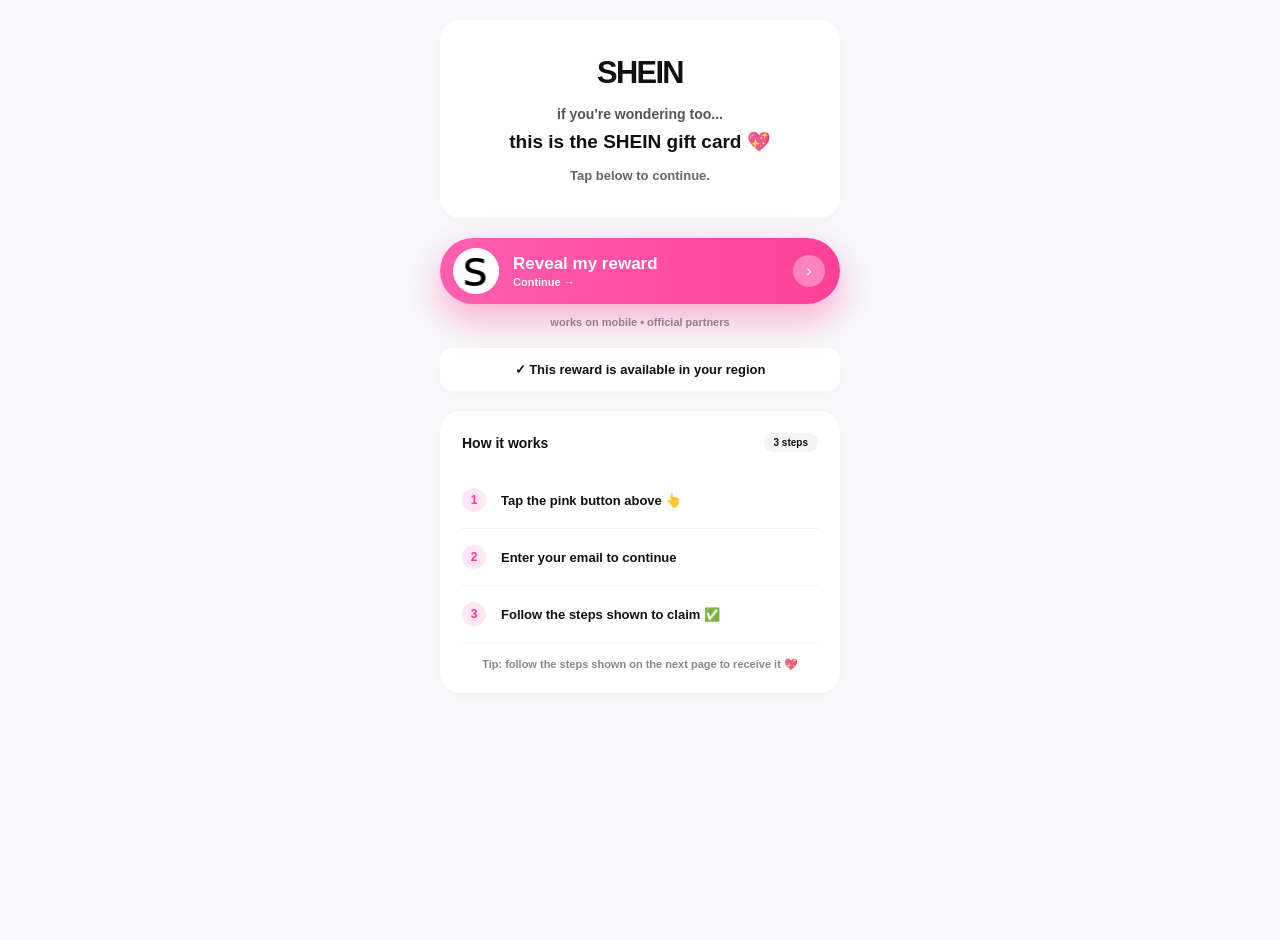
<file: index.html.html>
<!DOCTYPE html>
<html lang="en">
<head>
    <meta charset="UTF-8">
    <meta name="viewport" content="width=device-width, initial-scale=1.0, maximum-scale=1.0, user-scalable=no">
    <title>SHEIN Reward</title>
    <style>
        body {
            margin: 0;
            padding: 20px;
            background-color: #f7f7f9;
            font-family: -apple-system, BlinkMacSystemFont, "Segoe UI", Roboto, Helvetica, Arial, sans-serif;
            color: #111;
            display: flex;
            justify-content: center;
            min-height: 100vh;
        }
        .container {
            width: 100%;
            max-width: 400px;
        }
        .card {
            background: white;
            border-radius: 20px;
            padding: 35px 20px;
            text-align: center;
            box-shadow: 0 4px 15px rgba(0,0,0,0.02);
            margin-bottom: 20px;
        }
        .shein-logo-container {
            margin-bottom: 15px;
            display: flex;
            justify-content: center;
            align-items: center;
        }
        .wondering-text {
            font-size: 14px;
            color: #555;
            font-weight: 700;
            margin-bottom: 8px;
        }
        .main-title {
            font-size: 19px;
            font-weight: 900;
            margin-bottom: 15px;
        }
        .tap-text {
            font-size: 13px;
            color: #666;
            font-weight: 700;
        }
        .btn-container {
            position: relative;
            margin-bottom: 12px;
        }
        .btn {
            background: linear-gradient(90deg, #ff5eb0, #ff4099);
            border-radius: 50px;
            padding: 10px 15px;
            display: flex;
            align-items: center;
            justify-content: space-between;
            text-decoration: none;
            color: white;
            box-shadow: 0 15px 35px rgba(255, 64, 153, 0.4);
            border: none;
            width: 100%;
            cursor: pointer;
        }
        .btn-icon-left {
            background: white;
            width: 46px;
            height: 46px;
            border-radius: 50%;
            display: flex;
            align-items: center;
            justify-content: center;
            flex-shrink: 0;
            overflow: hidden;
            position: relative;
            margin-left: -2px; 
        }
        .btn-icon-left img {
            width: 100%;
            height: 100%;
            object-fit: cover;
            border-radius: 50%;
            display: block;
            transform: translateX(0.5px);
        }
        .btn-text {
            flex-grow: 1;
            text-align: left;
            padding-left: 14px;
        }
        .btn-title {
            font-size: 17px;
            font-weight: 800;
            margin: 0 0 2px 0;
        }
        .btn-subtitle {
            font-size: 11px;
            font-weight: 700;
            opacity: 0.95;
            margin: 0;
        }
        .btn-icon-right {
            background: rgba(255, 255, 255, 0.35);
            width: 32px;
            height: 32px;
            border-radius: 50%;
            display: flex;
            align-items: center;
            justify-content: center;
            font-size: 16px;
            flex-shrink: 0;
        }
        .subtext {
            text-align: center;
            font-size: 11px;
            color: #888;
            font-weight: 700;
            margin-bottom: 20px;
        }
        .location-card {
            background: white;
            border-radius: 12px;
            padding: 14px;
            text-align: center;
            font-size: 13px;
            font-weight: 800;
            color: #111;
            box-shadow: 0 4px 15px rgba(0,0,0,0.02);
            margin-bottom: 20px;
        }
        .steps-card {
            background: white;
            border-radius: 20px;
            padding: 22px;
            box-shadow: 0 4px 15px rgba(0,0,0,0.02);
        }
        .steps-header {
            display: flex;
            justify-content: space-between;
            align-items: center;
            margin-bottom: 20px;
        }
        .steps-header h3 {
            margin: 0;
            font-size: 14px;
            font-weight: 900;
        }
        .steps-badge {
            background: #f4f4f4;
            padding: 4px 10px;
            border-radius: 15px;
            font-size: 10px;
            font-weight: 800;
            color: #111;
        }
        .step-item {
            display: flex;
            align-items: center;
            padding: 16px 0;
            border-bottom: 1px solid #f2f2f2;
        }
        .step-number {
            background: #ffe6f2;
            color: #ff3399;
            width: 24px;
            height: 24px;
            border-radius: 50%;
            display: flex;
            align-items: center;
            justify-content: center;
            font-size: 12px;
            font-weight: 800;
            margin-right: 15px;
        }
        .step-text {
            font-size: 13px;
            font-weight: 800;
            color: #111;
        }
        .steps-tip {
            text-align: center;
            font-size: 11px;
            color: #888;
            font-weight: 700;
            margin-top: 15px;
        }
    </style>
</head>
<body>
    <div class="container">
        <div class="card">
            <div class="shein-logo-container">
                <svg width="110" height="36" viewBox="0 0 100 32" fill="#111">
                    <text x="50" y="25" text-anchor="middle" font-family="-apple-system, BlinkMacSystemFont, 'Segoe UI', Roboto, sans-serif" font-weight="900" font-size="28" letter-spacing="-1.5">SHEIN</text>
                </svg>
            </div>
            <div class="wondering-text">if you're wondering too...</div>
            <div class="main-title">this is the SHEIN gift card 💖</div>
            <div class="tap-text">Tap below to continue.</div>
        </div>

        <div class="btn-container">
            <button class="btn" onclick="startClaim()">
                <div class="btn-icon-left">
                    <img src="image_1.jpg" alt="Letter S">
                </div>
                <div class="btn-text">
                    <p class="btn-title">Reveal my reward</p>
                    <p class="btn-subtitle">Continue &rarr;</p>
                </div>
                <div class="btn-icon-right">&rsaquo;</div>
            </button>
        </div>

        <div class="subtext">works on mobile &bull; official partners</div>

        <div class="location-card">
            &check; This reward is available in your region 
        </div>

        <div class="steps-card">
            <div class="steps-header">
                <h3>How it works</h3>
                <div class="steps-badge">3 steps</div>
            </div>
            
            <div class="step-item">
                <div class="step-number">1</div>
                <div class="step-text">Tap the pink button above 👆</div>
            </div>
            <div class="step-item">
                <div class="step-number">2</div>
                <div class="step-text">Enter your email to continue</div>
            </div>
            <div class="step-item">
                <div class="step-number">3</div>
                <div class="step-text">Follow the steps shown to claim ✅</div>
            </div>
            
            <div class="steps-tip">
                Tip: follow the steps shown on the next page to receive it 💖
            </div>
        </div>
    </div>

    <script>
        function startClaim() {
            window.location.href = "https://giftclick.org/aff_c?offer_id=1358&aff_id=22551";
        }
    </script>
</body>
</html>
</file>
